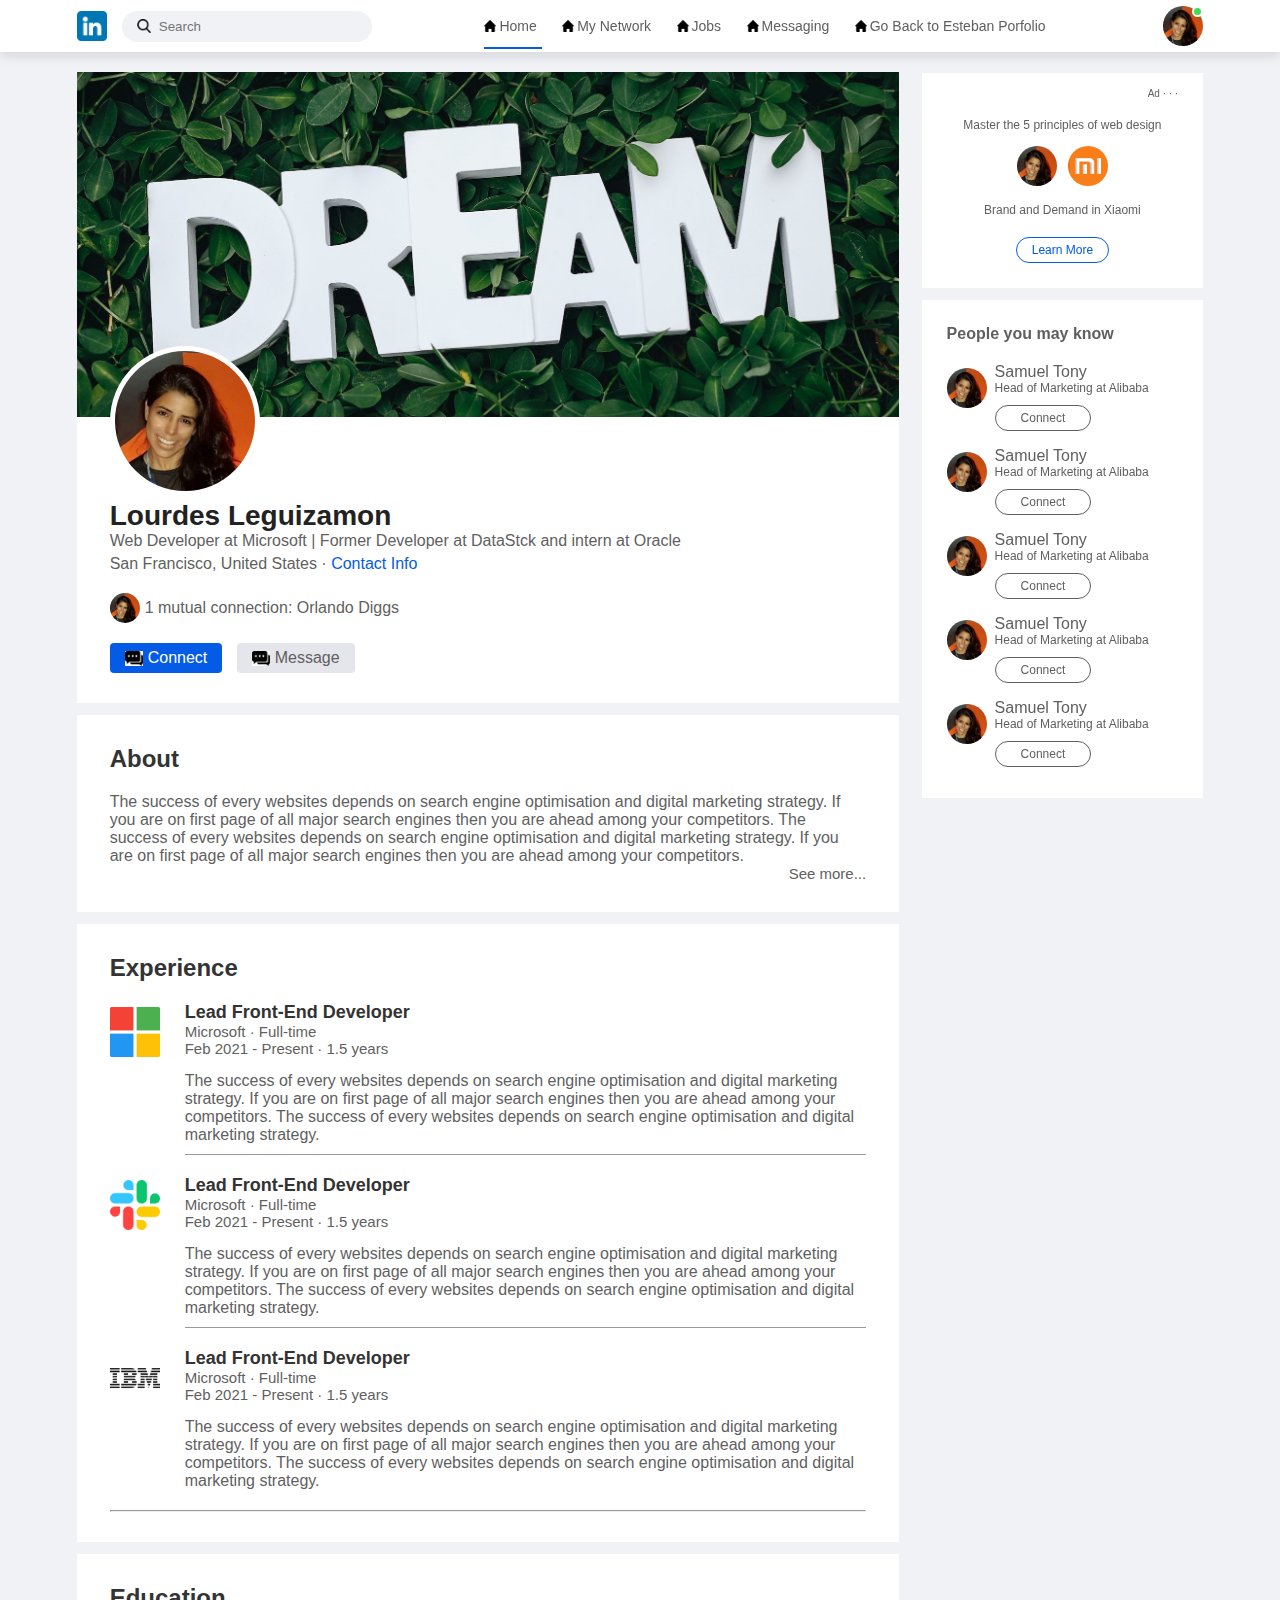
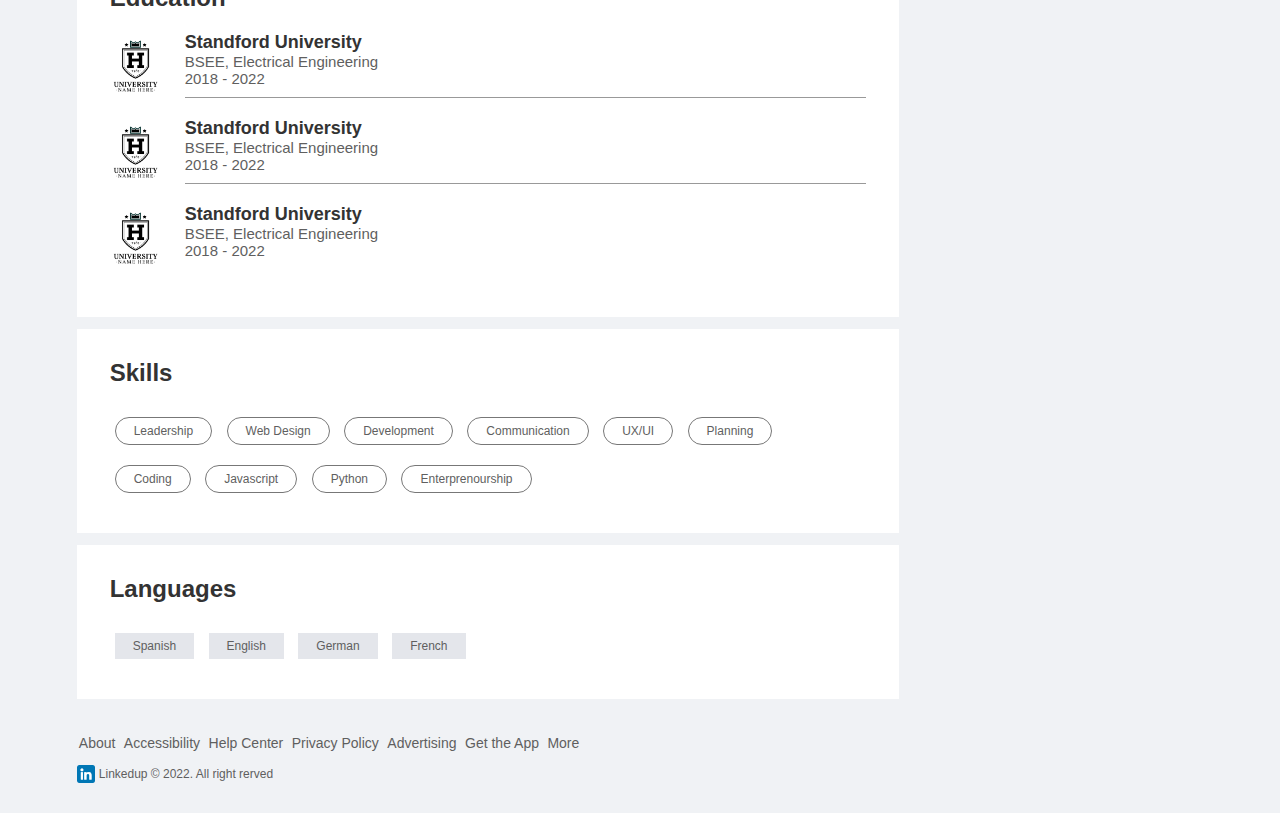
<file: profile.html>
<!DOCTYPE html>
<html lang="en">
<head>
    <meta charset="UTF-8">
    <meta http-equiv="X-UA-Compatible" content="IE=edge">
    <meta name="viewport" content="width=device-width, initial-scale=1.0">
    <title>Linkedin-clone</title>
    <link rel="stylesheet" href="style.css">
</head>
<body>

    <nav class="navbar">

        <div class="navbar-left">
            <a href="index.html" class="logo"><img src="img/logo.png" alt="LOGO"></a>
            <div class="search-box">
                <img src="img/search.png">
                <input type="text" placeholder="Search">
            </div>
        </div>
        
        <div class="navbar-center">
        <ul>
            <li><a href="#" class="active-link"><img src="img/home.png" alt="images"> <span>Home</span></a></li>
            <li><a href="#"><img src="img/home.png" alt="images"> <span>My Network</span></a></li>
            <li><a href="#"><img src="img/home.png" alt="images"> <span>Jobs</span></a></li>
            <li><a href="#"><img src="img/home.png" alt="images"> <span>Messaging</span></a></li>
            <li><a href="#"><img src="img/home.png" alt="images"> <span>Go Back to Esteban Porfolio</span></a></li>
        </ul>
        </div>

        <div class="navbar-right">
            <div class="online">
                <img src="img/user-2.jpg" alt="img perfil" class="nav-profile-img" onclick="toggleMenu()">
            </div>        
        </div>
<!-- ------------profile-drop-down-menu----------- -->
<div class="profile-menu-wrap" id="profileMenu">
    <div class="profile-menu">
        <div class="user-info">
            <img src="img/user-2.jpg">
            <div>
                <h3>Lourdes Leguizamon</h3>
                <a href="profile.html">See your profile</a>
            </div>
        </div>
        <hr>
        <a href="#" class="profile-menu-link">
            <img src="img/feedback.png">
            <p>Give Feedback</p>
            <span>></span>
        </a>
        <a href="#" class="profile-menu-link">
            <img src="img/settings.png">
            <p>Settings & Privacy</p>
            <span>></span>
        </a>
        <a href="#" class="profile-menu-link">
            <img src="img/help.png">
            <p>Help & Support</p>
            <span>></span>
        </a>
        <a href="#" class="profile-menu-link">
            <img src="img/display.png">
            <p>Display & Accessibility</p>
            <span>></span>
        </a>
        <a href="#" class="profile-menu-link">
            <img src="img/logout.png">
            <p>Logout</p>
            <span>></span>
        </a>
    </div>
</div>
    </nav>

    <!-- ------------------navbar close------------------ -->

    <div class="container">
    <div class="profile-main">
    <div class="profile-container">
        <img src="img/slide9.jpg" width="100%">
        <div class="profile-container-inner">
            <img src="img/user-2.jpg" class="profile-pic">
            <h1>Lourdes Leguizamon</h1>
            <b>Web Developer at Microsoft | Former Developer at DataStck and intern at Oracle</b>
            <p>San Francisco, United States &middot; <a href="#">Contact Info</a></p>
                    <div class="mutual-connection">
                        <img src="img/user-2.jpg">
                        <span>1 mutual connection: Orlando Diggs</span>
                    </div>
                    <div class="profile-btn">
                        <a href="#" class="primary-btn"><img src="img/message.jpg">Connect</a>
                        <a href="#"><img src="img/message.jpg">Message</a>
                    </div>

                </div>
            </div>
        

        <div class="profile-description">
            <h2>About</h2>
            <p>The success of every websites depends on search engine optimisation and digital marketing strategy.
                If you are on first page of all major search engines then you are ahead among your competitors. The success of every websites depends on search engine optimisation and digital marketing strategy.
                If you are on first page of all major search engines then you are ahead among your competitors.</p>
            <a href="#" class="see-more-link">See more...</a>
            
        </div>

        <div class="profile-description">
            <h2>Experience</h2>
            <div class="profile-desc-row">
                <img src="img/microsoft_732221.png">
            <div>
            <h3>Lead Front-End Developer</h3>
            <b>Microsoft &middot; Full-time</b>
            <b>Feb 2021 - Present &middot; 1.5 years</b>
            <p>The success of every websites depends on search engine optimisation and digital marketing strategy.
                If you are on first page of all major search engines then you are ahead among your competitors. 
                The success of every websites depends on search engine optimisation and digital marketing strategy.
            </p>
            <hr>
        </div>
        </div>

        <div class="profile-desc-row">
            <img src="img/slack_3800024.png">
        <div>
        <h3>Lead Front-End Developer</h3>
        <b>Microsoft &middot; Full-time</b>
        <b>Feb 2021 - Present &middot; 1.5 years</b>
        <p>The success of every websites depends on search engine optimisation and digital marketing strategy.
            If you are on first page of all major search engines then you are ahead among your competitors. 
            The success of every websites depends on search engine optimisation and digital marketing strategy.
        </p>
        <hr>
    </div>
    </div>
    <div class="profile-desc-row">
        <img src="img/ibm_6424309.png">
    <div>
    <h3>Lead Front-End Developer</h3>
    <b>Microsoft &middot; Full-time</b>
    <b>Feb 2021 - Present &middot; 1.5 years</b>
    <p>The success of every websites depends on search engine optimisation and digital marketing strategy.
        If you are on first page of all major search engines then you are ahead among your competitors. 
        The success of every websites depends on search engine optimisation and digital marketing strategy.
    </p>
    
</div>
</div>
<hr>
<!--<a href="#" class="experience-link">Show all 7 experiences <img src="img/right-arrow.png"></a> -->
        </div>

       <div class="profile-description">
        <h2>Education</h2>
        <div class="profile-desc-row">
            <img src="img/university.png">
            <div>
                <h3>Standford University</h3>
                <b>BSEE, Electrical Engineering</b>
                <b>2018 - 2022</b>
                <hr>
            </div>
        </div>
        <div class="profile-desc-row">
            <img src="img/university.png">
            <div>
                <h3>Standford University</h3>
                <b>BSEE, Electrical Engineering</b>
                <b>2018 - 2022</b>
                <hr>
            </div>
        </div>
        <div class="profile-desc-row">
            <img src="img/university.png">
            <div>
                <h3>Standford University</h3>
                <b>BSEE, Electrical Engineering</b>
                <b>2018 - 2022</b>
                
            </div>
        </div>
       </div>

       <div class="profile-description">
        <h2>Skills</h2>
        <a href="#" class="skills-btn">Leadership</a>
        <a href="#" class="skills-btn">Web Design</a>
        <a href="#" class="skills-btn">Development</a>
        <a href="#" class="skills-btn">Communication</a>
        <a href="#" class="skills-btn">UX/UI</a>
        <a href="#" class="skills-btn">Planning</a>
        <a href="#" class="skills-btn">Coding</a>
        <a href="#" class="skills-btn">Javascript</a>
        <a href="#" class="skills-btn">Python</a>
        <a href="#" class="skills-btn">Enterprenourship</a>
       </div>

       <div class="profile-description">
        <h2>Languages</h2>
        <a href="#" class="language-btn">Spanish</a>
            <a href="#" class="language-btn">English</a>
            <a href="#" class="language-btn">German</a>
            <a href="#" class="language-btn">French</a>
        
           </div>
       </div>
        


    <!---------profile-sidebar---------------------->    
        <div class="profile-sidebar">
            <div class="sidebar-ad">
                <small>Ad &middot; &middot; &middot;</small>
                <p>Master the 5 principles of web design</p>
                <div>
                    <img src="img/user-2.jpg">
                    <img src="img/mi-logo.png">
                </div>
                <b>Brand and Demand in Xiaomi</b>
                <a href="#" class="ad-link">Learn More</a>
            </div>

            <div class="sidebar-people">
                <h3>People you may know</h3>
                <div class="sidebar-people-row">
                    <img src="img/user-2.jpg">
                    <div>
                        <h2>Samuel Tony</h2>
                        <p>Head of Marketing at Alibaba</p>
                        <a href="#">Connect</a>
                    </div>
                </div>
                <div class="sidebar-people-row">
                    <img src="img/user-2.jpg">
                    <div>
                        <h2>Samuel Tony</h2>
                        <p>Head of Marketing at Alibaba</p>
                        <a href="#">Connect</a>
                    </div>
                </div>
                <div class="sidebar-people-row">
                    <img src="img/user-2.jpg">
                    <div>
                        <h2>Samuel Tony</h2>
                        <p>Head of Marketing at Alibaba</p>
                        <a href="#">Connect</a>
                    </div>
                </div>
                <div class="sidebar-people-row">
                    <img src="img/user-2.jpg">
                    <div>
                        <h2>Samuel Tony</h2>
                        <p>Head of Marketing at Alibaba</p>
                        <a href="#">Connect</a>
                    </div>
                </div>
                <div class="sidebar-people-row">
                    <img src="img/user-2.jpg">
                    <div>
                        <h2>Samuel Tony</h2>
                        <p>Head of Marketing at Alibaba</p>
                        <a href="#">Connect</a>
                    </div>
                </div>
            </div>
        </div>
    </div>

<div class="profile-footer">
    <div class="sidebar-useful-links">
        <a href="#">About</a>
        <a href="#">Accessibility</a>
        <a href="#">Help Center</a>
        <a href="#">Privacy Policy</a>
        <a href="#">Advertising</a>
        <a href="#">Get the App</a>
        <a href="#">More</a>
        <div class="copyright-msg">
            <img src="img/logo.png">
            <p>Linkedup &#169; 2022. All right rerved</p>
        </div>
    </div>
</div>


<script>
    let profileMenu = document.getElementById("profileMenu");
    function toggleMenu() {
        profileMenu.classList.toggle("open-menu");
    }


</script>

</body>
</html>
</file>
<file: style.css>
*{
    margin: 0;
    padding: 0;
    font-family: 'Poppings', sans-serif;
    box-sizing: border-box;
}

body {
    background: #f0f2f5;
    color: #5f5f5f;
}

a {
    text-decoration: none;
    color: #5f5f5f;
}

.navbar {
    display: flex;
    align-items: center;
    justify-content: space-between;
    background: #fff;
    padding: 6px 6%;
    position: sticky;
    top: 0;
    z-index: 100;
    box-shadow: 0 5px 10px rgba(0, 0, 0, 0.1);

}

.logo img{
    width: 30px;
    margin-right: 15px;
    display: block;
}

.navbar-center ul li {
    display: inline-block;
    list-style: none;
}

.navbar-center ul li a {
    display: flex;
    align-items: center;
    font-size: 14px;
    margin: 5px 8px;
    padding-right: 5px;
    position: relative;
}

.navbar-center ul li a img {
    width: 15px;
    padding-right: 3px;
}

.navbar-center ul li a::after {
    content: "";
    width: 0;
    height: 2px;
    background: #045be6;
    position: absolute;
    bottom: -15px;
    transition: width 0.3s;
}

.navbar-center ul li a:hover::after,
.navbar-center ul li a.active-link::after {
    width: 100%;
}

.nav-profile-img {
    width: 40px;
    border-radius: 50%;
    display: block;
    cursor: pointer;
    position: relative;
}

.online {
    position: relative;
}

.online::after {
    content: "";
    width: 7px;
    height: 7px;
    border: 2px solid #fff;
    border-radius: 50%;
    right: 0px;
    top: 0px;
    background: #41db51;
    position: absolute;

}

.search-box {
    background: #f0f2f5;
    width: 250px;
    border-radius: 20px;
    display: flex;
    align-items: center;
    padding: 0 15px;
}

.navbar-left {
    display: flex;
    align-items: center;
}

.search-box img {
    width: 14px;
}

.search-box input { 
    width: 100%;
    background: transparent;
    padding: 8px;
    outline: none;
    border: 0;
}

/*------------- navbar close---------------------*/

.container {
    padding:  20px 6%;
    display: flex;
    flex-wrap: wrap;
    justify-content: space-between;
}

/*------------- left-sidebar---------------------*/
.left-sidebar {
    flex-basis: 25%;
    align-self: flex-start;
    position: sticky;
    top: 73px;
}

.sidebar-profile-box{
    background: #fff;
}

.sidebar-profile-info {
    padding: 0 25px;
}

.sidebar-profile-info img {
    width: 90px;
    border-radius: 50%;
    background: #fff;
    padding: 4px;
    margin-top: -45px;
}

.sidebar-profile-info h1 {
    font-size: 20px;
    font-weight: 600;
    color: #222;
}

.sidebar-profile-info h3 {
    font-size: 14px;
    font-weight: 500;
    color: #777;
}

.sidebar-profile-info ul {
    list-style: none;
    margin: 20px 0;
}

.sidebar-profile-info ul li {
    width: 100%;
    margin: 5px 0;
    font-size: 13px;
}

.sidebar-profile-info ul li span {
    float: right;
    color: #045be6;
}


.sidebar-profile-link {
    display: flex;
    align-items: center;
    border-top: 1px solid #ccc;
}

.sidebar-profile-link a {
    flex-basis: 50%;
    display:flex;
    align-items: center;
    justify-content: center;
    padding: 15px 0;
    font-size: 13px;
    border-left: 1px solid #ccc;
}

.sidebar-profile-link a:first-child {
    border-left: 0;
}

.sidebar-profile-link a img {
    width: 20px;
    height: 17px;
    margin-right: 10px;
}

.sidebar-activity {
    background: #fff;
    padding: 5px 25px;
    margin: 12px 0;
}

.sidebar-activity h3 {
    color: #777;
    font-size: 14px;
    font-weight: 500;
    margin: 20px 0 10px;
}

.sidebar-activity a {
    display: flex;
    align-items: center;
    font-size: 12px;
    font-weight: 500;
    color: #888;
    margin: 3px 0;
}

.sidebar-activity a img {
    width: 14px;
    margin-right: 10px;
}

.discover-more-link {
    border-top: 1px solid #ccc;
    text-align: center;
    margin-top: 20px;
    margin-left: -25px;
    margin-right: -25px;
}

.discover-more-link a {
    color: #045be6;
    display: inline-block;
    margin: 10px 0;
}



/*------------- right-sidebar---------------------*/
.right-sidebar {
    flex-basis: 25%;
    align-self: flex-start;
    position: sticky;
    top: 73px;
}

.sidebar-news {
    background: #fff;
    padding: 10px 25px;
}

.info-icon {
    width: 15px;
    float: right;
    margin-top: 15px;
}

.sidebar-news h3 {
    font-size: 18px;
    font-weight: 600;
    color: #333;
    margin: 10px 0 30px
}

.sidebar-news a {
    display: block;
    font-size: 12px;
    font-weight: 600;
    margin-top: 10px;
    margin-bottom: -5px;
}

.sidebar-news span {
    font-size: 12px;
}

.sidebar-news .read-more-link {
    color: #045be6;
    font: 500;
    margin: 20px 0 10px;
}

.sidebar-ad {
    background: #fff;
    padding: 15px 25px;
    text-align: center;
    margin: 12px 0;
    font-size: 12px;
}

.sidebar-ad img {
    width: 40px;
    border-radius: 50%;
    margin: 4px;
}

.sidebar-ad small {
    float: right;
    font-weight: 500;
}

.sidebar-ad p {
    margin-top: 30px;
    margin-bottom: 10px;
}

.sidebar-ad b {
    display: block;
    font-weight: 500;
    margin-top: 10px;
}

.ad-link {
    display: inline-block;
    border: 1px solid #045be6;
    border-radius: 30px;
    padding: 5px 15px;
    color: #045be6;
    font-weight: 500;
    margin:20px auto 10px;
}

.sidebar-useful-links {
    padding: 15px 25px;
    text-align: center;
}

.sidebar-useful-links a {
    display: inline-block;
    font-size: 14px;
    margin: 4px 2px;
}

.copyright-msg {
    display: flex;
    align-items: center;
    justify-content: center;
    font-size: 12px;
    margin-top: 10px;
    font-weight: 500;
}

.copyright-msg img {
    width: 18px;
    margin-right: 4px;
}

/*------------- main-content---------------------*/
.main-content {
    flex-basis: 47%;
}

.create-post {
    background: #fff;
}

.create-post-input {
    padding: 20px 25px 10px;
    display: flex;
    align-items: flex-start;
}

.create-post-input img {
    width: 35px;
    border-radius: 50%;
    margin-right: 10px;
}

.create-post-input textarea {
    width: 100%;
    border:0;
    outline: 0;
    resize: none;
    background: transparent;
    margin-top: 8px;
}
::placeholder {
    font-weight: 500;
}

.create-post-links {
    display: flex;
    align-items: flex-start;
}

.create-post-links li {
    list-style: none;
    border-top: 1px solid #ccc;
    border-right: 1px solid #ccc;
    border-radius: 1px solid #ccc;
    flex-basis: 25%;
    height: 40px;
    font-size: 13px;
    display: flex;
    align-items: center;
    justify-content: center;
    cursor: pointer
}

.create-post-links li img {
    width: 15px;
    margin-right: 5px;
}

.create-post-links li:last-child {
    background: #045be6;
    color: #fff;
    border-top: 0;
    border-right: 0;
}

.sort-by {
    display: flex;
    align-items: center;
    margin: 10px 0;
}

.sort-by hr {
    flex: 1;
    border: 0;
    height: 1px;
    background: #ccc;
}

.sort-by p {
    font-size: 13px;
    padding-left: 5px;
}

.sort-by p span {
    font-weight: 600;
    cursor: pointer;
}

.sort-by p span img {
    width: 12px;
    margin-left: 3px;
}

.post {
    background: #fff;
    padding: 20px 25px 5px;
    margin: 5px 0 15px;
}

.post-author {
    display: flex;
    align-items: flex-start;
    margin-bottom: 20px;
}

.post-author img {
    width: 35px;
    border-radius: 50%;
    margin-right: 10px;
    margin-top: 5px;
}

.post-author h1 {
    font-size: 18px;
    font-weight: 600;
    color: #333;
}

.post-author small {
    display: block;
    margin-bottom: -2px;
}

.post p {
    font-size: 14px;
    margin-bottom: 15px;
}

.post-stats {
    display: flex;
    flex-wrap: wrap;
    align-items: center;
    justify-content: space-between;
    font-size: 12px;
    border-bottom: 1px solid #ccc;
    padding-bottom: 6px;
}

.post-stats div {
    display: flex;
    align-items: center;
}

.post-stats img {
    width: 15px;
   
    
}

.liked-user {
    margin-left: 10px;
}

.post-activity {
    display: flex;
    align-items: center;
    justify-content: space-between;
    padding: 10px 0;
    font-size: 14px;
    font-weight: 500;
}

.post-activity div {
    display: flex;
    align-items: center;
}

.post-activity-user-icon {
    width: 22px;
    border-radius: 50%;
}

.post-activity-arrow-icon {
    width: 12px;
    margin-left: 5px;
}

.post-activity-link img {
    width: 18px;
    margin-right: 8px;
}

/* --------------profile-drop-down-menu------------- */

.profile-menu-wrap {
    position: absolute;
    top: 100%;
    right: 5%;
    width: 320px;
    max-height: 0;
    overflow: hidden;
    transition: max-height 0.5s;
}

.profile-menu-wrap.open-menu{
    max-height: 400px;
}

.profile-menu {
    background: #222;
    color: #fff;
    padding: 20px;
    margin: 10px;
}

.user-info {
    display: flex;
    align-items: center;
}

.user-info img {
    width: 50px;
    border-radius: 50%;
    margin-right: 15px;
}

.user-info h3 {
    font-weight: 500;
    margin-bottom: -7px;
}

.user-info a {
    color: #c9dbf8;
    font-size: 13px;
}

.profile-menu hr{
    border: 0;
    height: 1px;
    width: 100%;
    background: #fff;
    margin: 15px 0 10;
}

.profile-menu-link {
    display: flex;
    align-items: center;
    color: #fff;
    margin: 12px 0;
    font-size: 14px;
}

.profile-menu-link p {
    width: 100%;
}

.profile-menu-link img {
    width: 30px;
    border-radius: 50%;
    margin-right: 15px;
    background-color: #fff;
    padding: 3px;
}


/* ---------------------- profile-page--------------*/

.profile-main { 
    flex-basis: 73%;

}

.profile-sidebar { 
    flex-basis: 25%;
    align-self: flex-start;
    position: sticky;
    top: 73px;
    
}

.profile-container {
    background: #fff;
}


.profile-container-inner {
    padding: 0 4% 10px;
}

.profile-pic {
    width: 150px;
    border-radius: 50%;
    margin-top: -75px;
    padding: 5px;
    background: #fff;
}

.profile-container h1 {
    font-size: 28px;
    font-weight: 600;
    color: #222;
}

.profile-container b {
    font-weight: 500;
}

.profile-container p {
    margin-top: 5px;
}

.profile-container p a {
    color: #045be6;
    font-weight: 500;
}

.mutual-connection {
    display: flex;
    align-items: center;
    margin: 20px 0;
}

.mutual-connection img {
    width: 30px;
    border-radius: 50%;
    margin-right: 5px;
}

.profile-btn {
    margin: 20px 0;
}

.profile-btn a {
    display: inline-flex;
    align-items: center;
    background: #e4e6eb;
    padding: 6px 15px;
    border-radius: 4px;
    margin-right: 10px;
}

.profile-btn a img {
    width: 18px;
    margin-right: 5px;

}

.profile-btn .primary-btn {
    background: #045be6;
    color: #fff;
}

.profile-description {
    background: #fff;
    padding: 20px 4% 30px;
    margin: 12px 0;
}

.profile-description h2 {
    color: #333;
    margin: 10px 0 20px;
    font-weight: 600;
}

.see-more-link {
    display: block;
    text-align: right;
    font-size: 15px;
}

.profile-desc-row {
    display: flex;
    align-items: flex-start;
    margin: 20px 0;
}

.profile-desc-row img {
    width: 50px;
    margin-right: 25px;
    margin-top: 5px;
}

.profile-desc-row div {
    width: 100%;
}

.profile-desc-row h3 {
    font-size: 18px;
    font-weight: 600;
    color: #333;
}

.profile-desc-row b {
    display: block;
    font-weight: 500;
    font-size: 15px;
}

.profile-desc-row p {
    margin-top: 15px;
}

.profile-desc-row hr{
    border: 0;
    border-bottom: 1px solid #999;
    margin-top: 10px;
}

.experience-link {
    display: flex;
    align-items: center;
    justify-content: center;
    padding-top: 20px;
    font-weight: 500;
}

.experience-link img {
    width: 20px;
    margin-left: 8px;
}

.skills-btn {
    display: inline-block;
    margin: 10px 5px;
    padding: 6px 18px;
    border: 1px solid #777;
    border-radius: 30px;
    font-size: 12px;
    font-weight: 500;
}

.language-btn {
    display: inline-block;
    margin: 10px 5px;
    padding: 6px 18px;
    background: #e4e6eb;
    font-size: 12px;
    font-weight: 500;
}

/* --------------profile-right-sidebar--------------------*/
.profile-sidebar .sidebar-ad {
    margin: 0;
}

.sidebar-people {
    background: #fff;
    padding: 15px 25px;
    margin: 12px 0;
    font-size: 12px;
}

.sidebar-people h3 {
    font-size: 16px;
    font-weight: 600;
    margin: 10px 0 20px;
}

.sidebar-people-row {
    display: flex;
    align-items: flex-start;
    margin: 6px 0;
}

.sidebar-people-row img {
    width: 40px;
    border-radius: 50%;
    margin-right: 8px;
    margin-top: 5px;
}

.sidebar-people-row h2 {
    font-weight: 500;
    font-size: 16px;
}

.sidebar-people-row a {
    display: inline-block;
    margin: 10px 0;
    padding: 5px 25px;
    border: 1px solid #5f5f5f;
    border-radius: 30px;
    font-weight: 500;
}

.profile-footer {
    padding: 0 6% 30px;
}

.profile-footer .sidebar-useful-links {
    text-align: left;
    padding: 0;
}

.profile-footer .copyright-msg {
    justify-content: flex-start;
}
 #showMoreLink {
    display: none;
 }
/* --------------media query for small screen ------------------*/

@media only screen and (max-width: 600px) {
    .search-box {
        background: transparent;
        width: auto;
        padding: 0;
    }
    .search-box input {
        width: 0;
        padding: 0;
    }
    .navbar-center ul li a span {
        display: none;
    }
    .navbar-center ul li a {
        padding-right: 0;
        margin: 5px;
    }
    .nav-profile-img {
        width: 30px;
    }
    .container {
        padding: 15px 3%;
    }
    .left-sidebar, .right-sidebar {
        flex-basis: 100%;
        position: relative;
        top: unset;
    }
    .main-content {
        flex-basis: 100%;
    }
    .post-stats div {
        margin: 2px 0;
    }
    .post-activity-link span {
        display: none;
    }
    .post-activity-link img {
        margin-right: 0;
    }
    .profile-main, .profile-sidebar {
        flex-basis: 100%;
    }
    .profile-container {
        font-size: 14px;
    }
    .profile-pic {
        width: 100px;
        margin-top: -50px;
    }
    .profile-description {
        font-size: 14px;
    }
    #showMoreLink {
        display: block;
        width: fit-content;
        margin: 10px auto;
        font-size: px;
        cursor: pointer;
    }
    .sidebar-activity {
        display: none;
    }
    .sidebar-activity.open-activity {
        display: block;
    }


}
</file>
